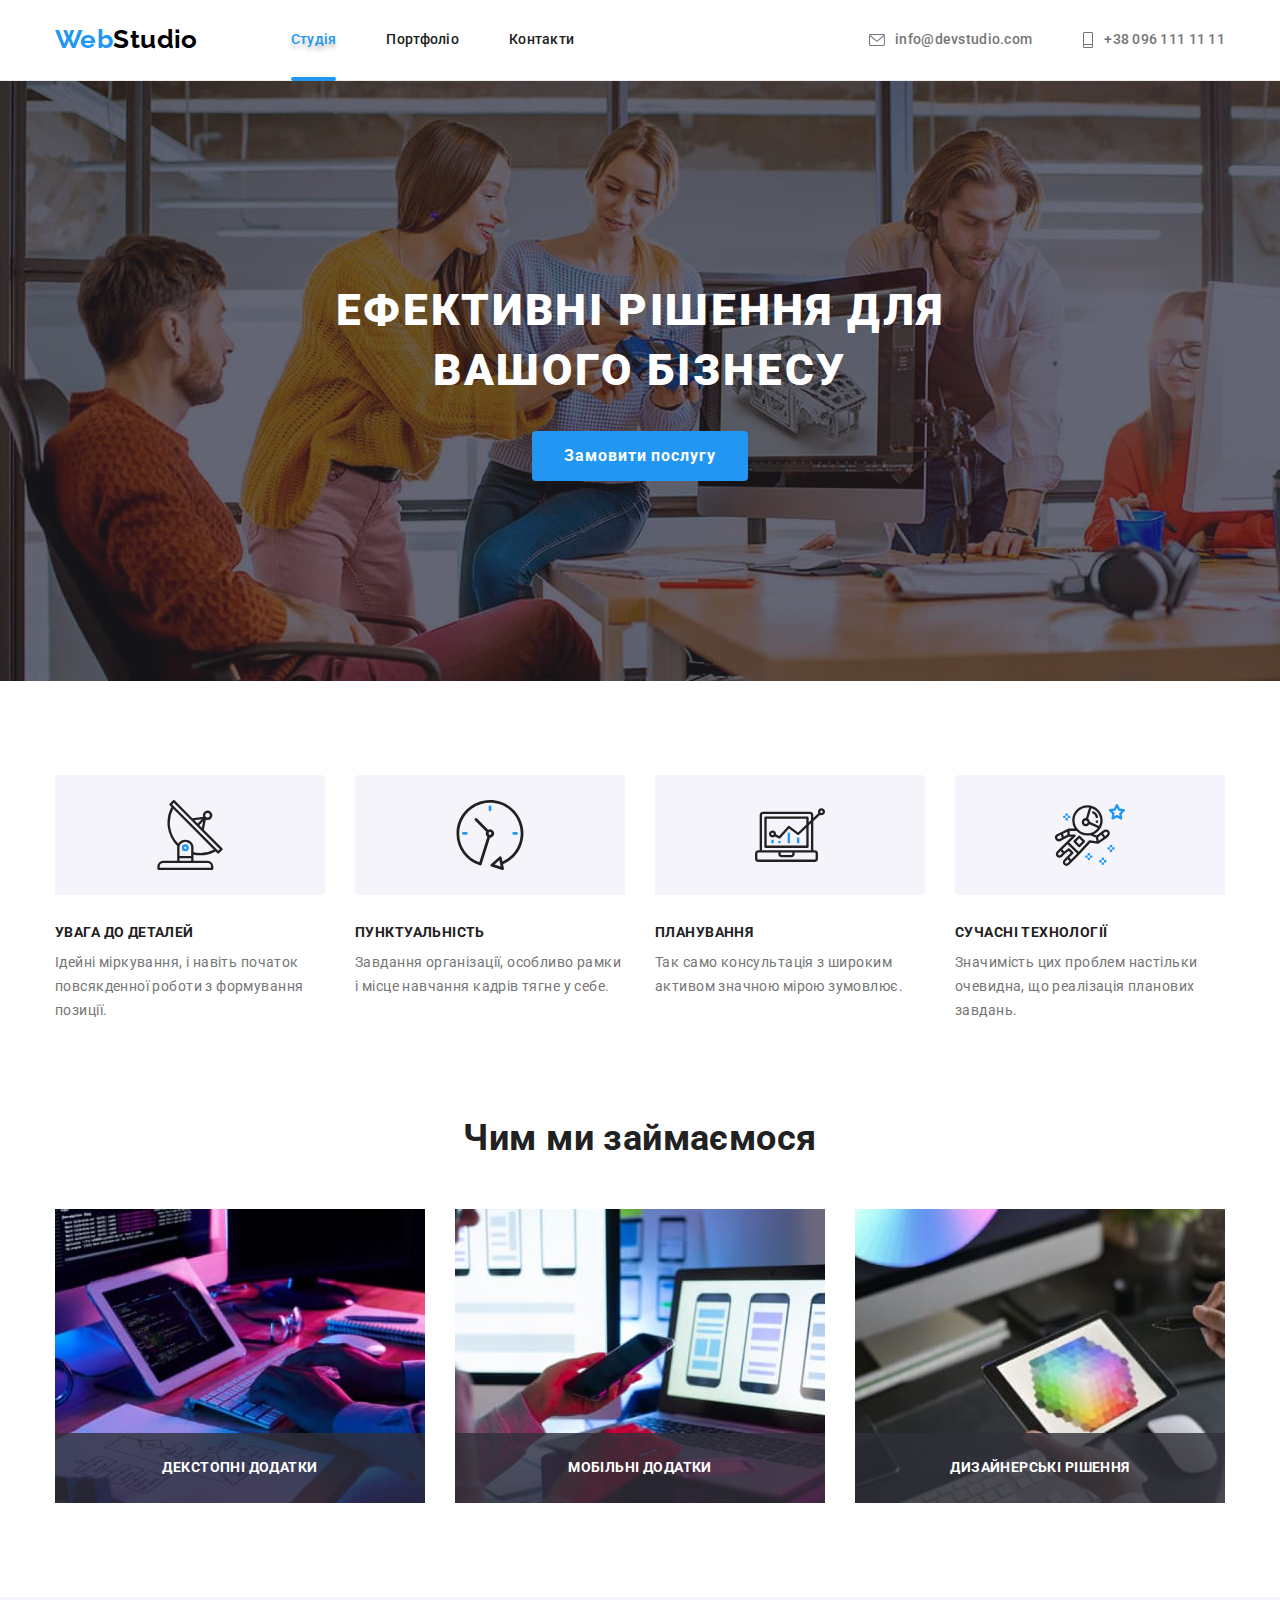
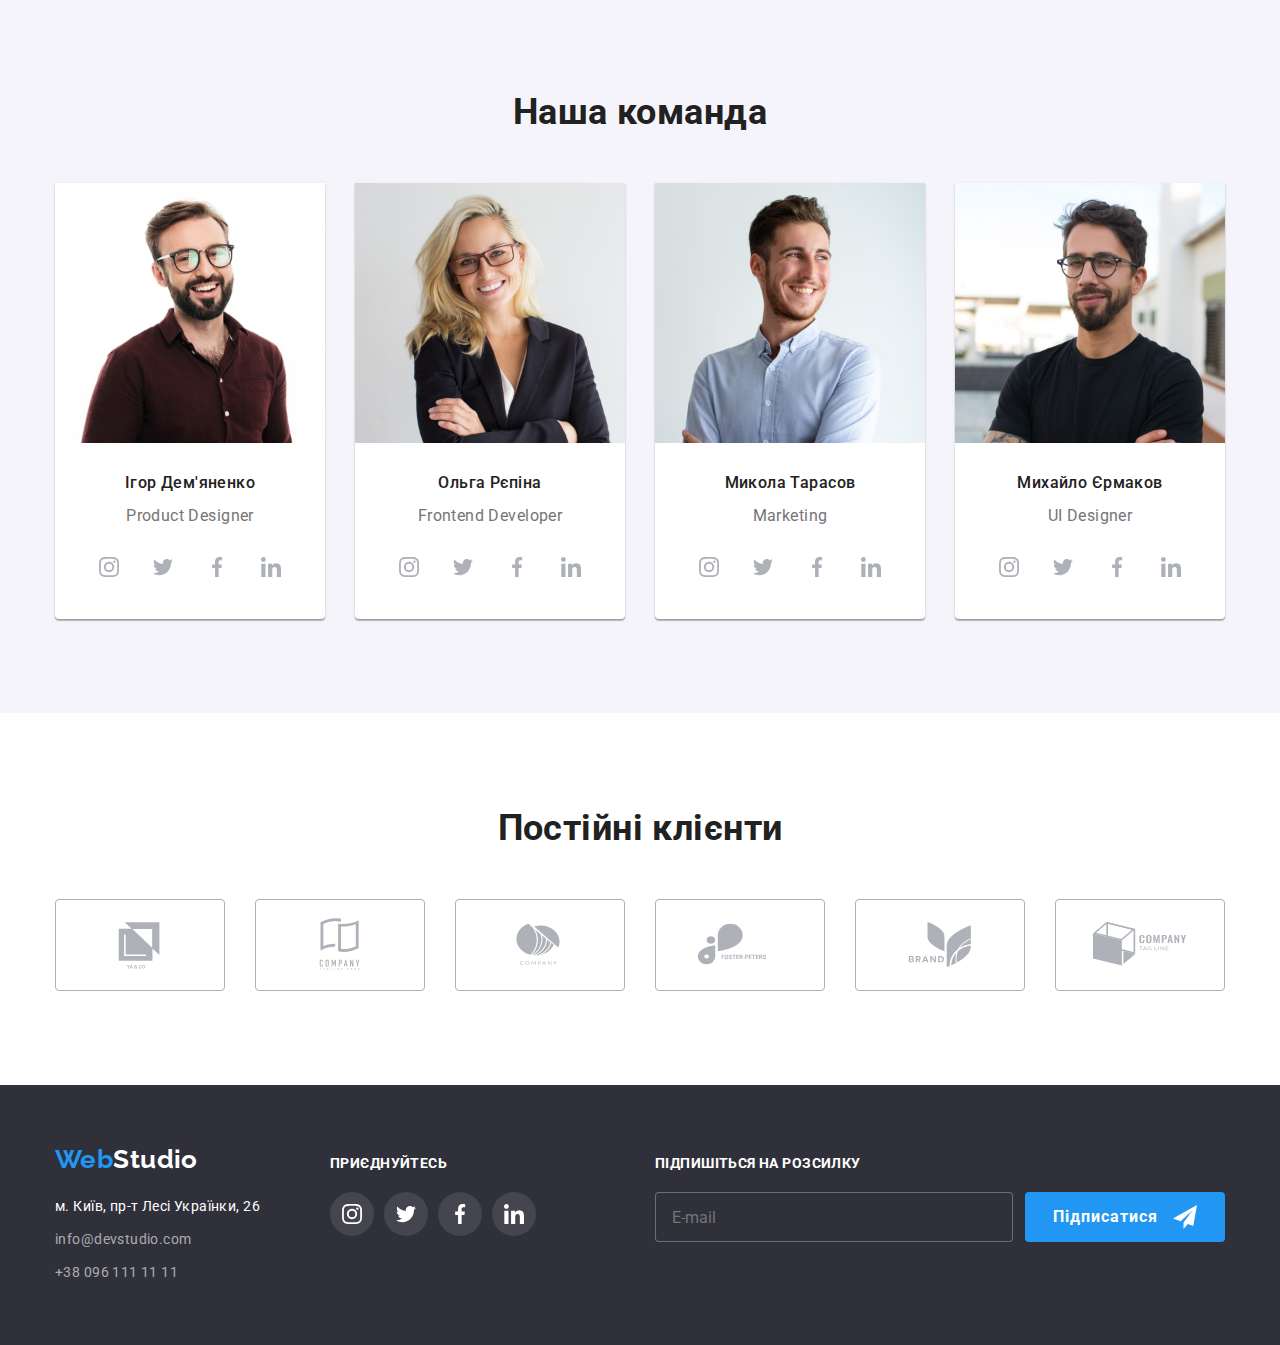
<file: index.html>
<!DOCTYPE html>
<html lang="uk">
<head>
    <meta charset="UTF-8">
    <meta http-equiv="X-UA-Compatible" content="IE=edge">
    <meta name="viewport" content="width=device-width, initial-scale=1.0">
    <title>WebStudio</title>
    <link rel="preconnect" href="https://fonts.googleapis.com">
    <link rel="preconnect" href="https://fonts.gstatic.com" crossorigin>
    <link href="https://fonts.googleapis.com/css2?family=Raleway:wght@700&family=Roboto:wght@400;500;700;900&display=swap" rel="stylesheet">
    <link rel="stylesheet" href="https://cdn.jsdelivr.net/npm/modern-normalize@1.1.0/modern-normalize.min.css">
    <link rel="stylesheet" href="./css/main.min.css">
</head>
<body>
    <header class="page-header">
        <div class="container header">
            <a class="logo link" href="./index.html">Web<span class="logo__header--accent">Studio</span></a>
            <nav class="menu">
                <ul class="list menu__list">
                    <li class="menu__item"><a class="menu__link  link menu__link--current" href="./index.html">Студія</a></li>
                    <li class="menu__item"><a class="menu__link  link" href="./portfolio.html">Портфоліо</a></li>          
                    <li class="menu__item"><a class="menu__link  link" href="">Контакти</a></li>
                </ul>
            </nav>
            <ul class="list contact">
                <li class="contact__list"><a class="link contact__link" href="mailto:info@devstudio.com">
                    <svg class="contact__icon" aria-label="конверт" width="16" height="12">
                        <use href="./images/symbol-defs.svg#icon-envelope" ></use>
                    </svg>
                    info@devstudio.com</a>
                </li>
                <li class="contact__list"><a class="link contact__link" href="tel:+380961111111">
                    <svg class="contact__icon" aria-label="телефон" width="12" height="16">
                        <use href="./images/symbol-defs.svg#icon-Vector" ></use>
                    </svg>
                    +38 096 111 11 11</a>
                </li>
            </ul>
        </div>
    
    </header>

    <main>

        <section class="hero">
            <div class="container">
                <h1 class="hero__tittle">Ефективні рішення для вашого бізнесу</h1>
                <button class="hero__modal-btn" type="button" data-modal-open>Замовити послугу</button>
            </div>
        </section>
        <section class="features section">
            <div class="container">
                <h2 class="visually-hidden">Наші особливості</h2>
                <ul class="list features__list">
                    <li class="features__item">
                        <div class="feachers__image">
                        <svg aria-label="антена" class="feachers__icon" width="270" hight="120">
                            <use href="./images/symbol-defs.svg#icon-antenna"></use>
                        </svg>
                        </div>
                        <h3 class="features__tittle">Увага до деталей</h3>
                        <p class="features__subtittle">Ідейні міркування, i навіть початок повсякденної роботи з формування позиції.</p>
                    </li>
                    <li class="features__item">
                        <div class="feachers__image">
                        <svg aria-label="годинник" class="feachers__icon" width="270" hight="120">
                            <use href="./images/symbol-defs.svg#icon-clock"></use>
                        </svg>
                        </div>
                        <h3 class="features__tittle">Пунктуальність</h3>
                        <p class="features__subtittle">Завдання організації, особливо рамки i місце навчання кадрів тягне у себе.</p>
                    </li>
                    <li class="features__item">
                        <div class="feachers__image">
                            <svg aria-label="компютер" class="feachers__icon" width="270" hight="120">
                                <use href="./images/symbol-defs.svg#icon-diagram"></use>
                            </svg>
                            </div>
                        <h3 class="features__tittle">Планування</h3>
                        <p class="features__subtittle">Так само консультація з широким активом значною мірою зумовлює.</p>
                    </li>
                    <li class="features__item">
                        <div class="feachers__image">
                            <svg aria-label="астронавт" class="feachers__icon" width="270" hight="120">
                                <use href="./images/symbol-defs.svg#icon-astronaut"></use>
                            </svg>
                            </div>
                        <h3 class="features__tittle">Сучасні технології</h3>
                        <p class="features__subtittle">Значимість цих проблем настільки очевидна, що реалізація планових завдань.</p>
                    </li>
            
                </ul>
             </div>
        </section>
        <section class="business section">
            <div class="container">
                <h2 class="main-title">Чим ми займаємося</h2>
                <ul class="list business__list">
                    <li class="business__item"><img src="./images/img1.jpg" alt="write program" width="370" height="294">
                        <p class="business__subtittle">Декстопні додатки</p>
                    </li>
                    <li class="business__item"><img src="./images/img2.jpg" alt="write mobil program" width="370" height="294">
                        <p class="business__subtittle">Мобільні додатки</p>
                    </li>
                    <li class="business__item"><img src="./images/img3.jpg" alt="tape pictures" width="370" height="294">
                        <p class="business__subtittle">Дизайнерські рішення</p>
                    </li>
                </ul>
             </div>
        </section>
        <section class="team section">
            <div class="container">
                <h2 class="main-title">Наша команда</h2>
                <ul class="list team__list">
                    <li class="team__item">
                        <img src="./images/foto1.jpg" alt="Product Designer" width="270" height="260">
                        <div class="team__card">
                            <h3 class="team__name">Ігор Дем'яненко</h3>
                            <p class="team__proffession">Product Designer</p>
                            <ul class="social-list">
                                <li class="social-list__item list">
                                    <a href="" class="social-list__link">
                                        <svg aria-label="iконка інстаграм" class="social-list__icon" width="20" height="20">
                                            <use href="./images/symbol-defs.svg#icon-instagram"></use>
                                        </svg>
                                    </a>
                                </li>
                                <li class="social-list__item list">
                                    <a href="" class="social-list__link">
                                        <svg aria-label="iконка твіттер" class="social-list__icon" width="20" height="20">
                                            <use href="./images/symbol-defs.svg#icon-twitter"></use>
                                        </svg>
                                    </a>
                                </li>
                                <li class="social-list__item list">
                                    <a href="" class="social-list__link">
                                        <svg aria-label="iконка фейсбук" class="social-list__icon" width="20" height="20">
                                            <use href="./images/symbol-defs.svg#icon-facebook"></use>
                                        </svg>
                                    </a>
                                </li>
                                <li class="social-list__item list">
                                    <a href="" class="social-list__link">
                                        <svg aria-label="iконка лінкедін" class="social-list__icon" width="20" height="20">
                                            <use href="./images/symbol-defs.svg#icon-linkedin"></use>
                                        </svg>
                                    </a>
                                </li>
                            </ul>
                        </div>
                    </li>
                    <li class="team__item">
                        <img src="./images/foto2.jpg" alt="Frontend Developer" width="270" height="260">
                        <div class="team__card">
                            <h3 class="team__name">Ольга Рєпіна</h3>
                            <p class="team__proffession">Frontend Developer</p>
                            <ul class="social-list">
                                <li class="social-list__item list">
                                    <a href="" class="social-list__link">
                                        <svg aria-label="iконка інстаграм" class="social-list__icon" width="20" height="20">
                                            <use href="./images/symbol-defs.svg#icon-instagram"></use>
                                        </svg>
                                    </a>
                                   
                                </li>
                                <li class="social-list__item list">
                                    <a href="" class="social-list__link">
                                        <svg aria-label="iконка твіттер" class="social-list__icon" width="20" height="20">
                                            <use href="./images/symbol-defs.svg#icon-twitter"></use>
                                        </svg>
                                    </a>
                                    
                                </li>
                                <li class="social-list__item list">
                                    <a href="" class="social-list__link">
                                        <svg aria-label="iконка фейсбук" class="social-list__icon" width="20" height="20">
                                            <use href="./images/symbol-defs.svg#icon-facebook"></use>
                                        </svg>
                                    </a>
                                </li>
                                <li class="social-list__item list">
                                    <a href="" class="social-list__link">
                                        <svg aria-label="iконка лінкедін" class="social-list__icon" width="20" height="20">
                                            <use href="./images/symbol-defs.svg#icon-linkedin"></use>
                                        </svg>
                                    </a>
                                </li>
                            </ul>
                        </div>
                    </li>
                    <li class="team__item">
                        <img src="./images/foto3.jpg" alt="Marketing" width="270" height="260">
                        <div class="team__card">
                            <h3 class="team__name">Микола Тарасов</h3>
                            <p class="team__proffession">Marketing</p>
                            <ul class="social-list">
                                <li class="social-list__item list">
                                    <a href="" class="social-list__link">
                                        <svg aria-label="iконка інстаграм" class="social-list__icon" width="20" height="20">
                                            <use href="./images/symbol-defs.svg#icon-instagram"></use>
                                        </svg>
                                    </a>
                                </li>
                                <li class="social-list__item list">
                                    <a href="" class="social-list__link">
                                        <svg aria-label="iконка твіттер" class="social-list__icon" width="20" height="20">
                                            <use href="./images/symbol-defs.svg#icon-twitter"></use>
                                        </svg>
                                    </a>
                                </li>
                                <li class="social-list__item list">
                                    <a href="" class="social-list__link">
                                        <svg aria-label="iконка фейсбук" class="social-list__icon" width="20" height="20">
                                            <use href="./images/symbol-defs.svg#icon-facebook"></use>
                                        </svg>
                                    </a>
                                </li>
                                <li class="social-list__item list">
                                    <a href="" class="social-list__link">
                                        <svg aria-label="iконка лінкедін" class="social-list__icon" width="20" height="20">
                                            <use href="./images/symbol-defs.svg#icon-linkedin"></use>
                                        </svg>
                                    </a>
                                </li>
                            </ul>
                        </div>
                    </li>
                    <li class="team__item">
                        <img src="./images/foto4.jpg" alt="UI Designer" width="270" height="260">
                        <div class="team__card">
                            <h3 class="team__name">Михайло Єрмаков</h3>
                            <p class="team__proffession">UI Designer</p>
                            <ul class="social-list">
                                <li class="social-list__item list">
                                    <a href="" class="social-list__link">
                                        <svg aria-label="iконка інстаграм" class="social-list__icon" width="20" height="20">
                                            <use href="./images/symbol-defs.svg#icon-instagram"></use>
                                        </svg>
                                    </a>
                                </li>
                                <li class="social-list__item list">
                                    <a href="" class="social-list__link">
                                        <svg aria-label="iконка твіттер" class="social-list__icon" width="20" height="20">
                                            <use href="./images/symbol-defs.svg#icon-twitter"></use>
                                        </svg>
                                    </a>
                                </li>
                                <li class="social-list__item list">
                                    <a href="" class="social-list__link">
                                        <svg aria-label="iконка фейсбук" class="social-list__icon" width="20" height="20">
                                            <use href="./images/symbol-defs.svg#icon-facebook"></use>
                                        </svg>
                                    </a>
                                </li>
                                <li class="social-list__item list">
                                    <a href="" class="social-list__link">
                                        <svg aria-label="iконка лінкедін" class="social-list__icon" width="20" height="20">
                                            <use href="./images/symbol-defs.svg#icon-linkedin"></use>
                                        </svg>
                                    </a>
                                </li>
                            </ul>
                        </div>
                    </li>
                </ul>
            </div>

        </section>
        <section class="clients">
            <div class="container">
                <h2 class="main-title">Постійні клієнти</h2>
                <ul class="clients__list">
                    <li class="clients__items list">
                        <a href="" class="clients__link">
                            <svg aria-label="iконка компанії" class="clients__icon" width="106" height="60">
                                <use href="./images/symbol-defs.svg#icon-Logo1"></use>
                            </svg>
                        </a>
                    </li>
                    <li class="clients__items list">
                        <a href="" class="clients__link">
                            <svg aria-label="iконка компанії" class="clients__icon" width="106" height="60">
                                <use href="./images/symbol-defs.svg#icon-Logo2"></use>
                            </svg>
                        </a>
                    </li>
                    <li class="clients__items list">
                        <a href="" class="clients__link">
                            <svg aria-label="iконка компанії" class="clients__icon" width="106" height="60">
                                <use href="./images/symbol-defs.svg#icon-Logo3"></use>
                            </svg>
                        </a>
                    </li>
                    <li class="clients__items list">
                        <a href="" class="clients__link">
                            <svg aria-label="iконка компанії" class="clients__icon" width="106" height="60">
                                <use href="./images/symbol-defs.svg#icon-Logo4"></use>
                            </svg>
                        </a>
                    </li>
                    <li class="clients__items list">
                        <a href="" class="clients__link">
                            <svg aria-label="iконка компанії" class="clients__icon" width="106" height="60">
                                <use href="./images/symbol-defs.svg#icon-Logo5"></use>
                            </svg>
                        </a>
                    </li>
                    <li class="clients__items list">
                        <a href="" class="clients__link">
                            <svg aria-label="iконка компанії" class="clients__icon" width="106" height="60">
                                <use href="./images/symbol-defs.svg#icon-Logo6"></use>
                            </svg>
                        </a>
                    </li>
                </ul>
             </div>
        </section>

    </main>
    <footer class="footer">
        <div class="container footer__section">
            <div>
                <a class="logo link" href="./index.html">Web<span class="logo__footer--accent">Studio</span></a> 
                <address>
                    <ul class="list footer-contacts">
                        <li class="footer-contacts__item">
                            <a class="link footer-contact__link adress footer-contacts__adress" href="https://goo.gl/maps/4YE3UZRUdWoqffig9" target="_blank" rel="noopener noreferrer nofollow">м. Київ, пр-т Лесі Українки, 26</a> 
                        </li>
                        <li class="footer-contacts__item">
                            <a class="link footer-contact__link" href="mailto:info@devstudio.com">info@devstudio.com</a>
                        </li>
                        <li class="footer-contacts__item">
                            <a class="link footer-contact__link" href="tel:+380961111111">+38 096 111 11 11</a>
                        </li>
            
                    </ul>    
                </address>
            </div>
            <div class="footer__social-list">
                <h2 class="footer__tittle">приєднуйтесь</h2>
                <ul class="footer-social-list">
                    <li class="footer-social-list__item list">
                        <a href="" class="footer-social-list__link">
                            <svg aria-label="iконка інстаграм" class="footer-social-list__icon" width="20" height="20">
                                <use href="./images/symbol-defs.svg#icon-instagram"></use>
                            </svg>
                        </a>
                    </li>
                    <li class="footer-social-list__item list">
                        <a href="" class="footer-social-list__link">
                            <svg aria-label="iконка твіттер" class="footer-social-list__icon" width="20" height="20">
                                <use href="./images/symbol-defs.svg#icon-twitter"></use>
                            </svg>
                        </a>
                    </li>
                    <li class="footer-social-list__item list">
                        <a href="" class="footer-social-list__link">
                            <svg aria-label="iконка фейсбук" class="footer-social-list__icon" width="20" height="20">
                                <use href="./images/symbol-defs.svg#icon-facebook"></use>
                            </svg>
                        </a>
                    </li>
                    <li class="footer-social-list__item list">
                        <a href="" class="footer-social-list__link">
                            <svg aria-label="iконка лінкедін" class="footer-social-list__icon" width="20" height="20">
                                <use href="./images/symbol-defs.svg#icon-linkedin"></use>
                            </svg>
                        </a>
                    </li>
                </ul>
            </div>
            <div class="footer__form">
                <p class="footer__tittle">Підпишіться на розсилку</p> 
                <form class="footer-form" name="signup-form">
                    <label><input type="email" name="email" class="footer-form__input" placeholder="E-mail" required></label>
                   
                        <button type="submit" class="footer-form__button">Підписатися
                            <svg aria-label="іконка літака" class="footer-form__icon" width="24" height="24">
                            <use href="./images/symbol-defs.svg#icon-icon-send"></use>
                        </svg>
                    </button>
                    
                </form>  
            </div>
        </div>
        
    </footer>
    <div class="backdrop is-hidden" data-modal>
        <div class="modal">
          <button type="button" class="modal__close-btn" data-modal-close>
            <svg class="modal-close__icon" width="18" height="18">
              <use href="./images/symbol-defs.svg#icon-close"></use>
            </svg>
          </button>
            <form name="signup-form" class="modal-form">
                <b class="modal-form__title">Залиште свої дані, ми вам передзвонимо</b>
                <label class="modal-form__label">
                    <span class="modal-form__subtitle">Ім'я</span>
                    <span class="modal-form__field">
                        <input type="text" name="name" class="modal-form__input" required pattern="[a-zA-Zа-яА-ЯіІїЇ]+">
                        <svg width="18" height="18" class="modal-form__icon">
                            <use href="./images/symbol-defs.svg#icon-person-black"></use>
                        </svg>
                    </span>
                </label>
                <label class="modal-form__label">
                    <span class="modal-form__subtitle">Телефон</span> 
                    <span class="modal-form__field">
                        <input type="tel" name="tel" class="modal-form__input" required pattern="[0-9]{3}-[0-9]{3}-[0-9]{2}-[0-9]{2}" title="xxx-xxx-xx-xx">
                        <svg width="18" height="18"class="modal-form__icon">
                            <use href="./images/symbol-defs.svg#icon-phone-black"></use>
                        </svg>
                    </span>
                </label>
                <label class="modal-form__label">
                    <span class="modal-form__subtitle">Пошта</span>
                    <span class="modal-form__field">
                        <input type="email" name="email" class="modal-form__input" required>
                        <svg width="18" height="18"class="modal-form__icon">
                            <use href="./images/symbol-defs.svg#icon-email-black"></use>
                        </svg>
                    </span>
                </label>
                
                <label class="modal-form__textarea">
                    <span class="modal-form__subtitle">Коментар</span>
                    <textarea name="feedback" placeholder="Введіть текст" required class="modal-form__comment"></textarea>
                </label>
                <label class="checkbox">
                    <input type="checkbox" name="user-policy" class="checkbox__input visually-hidden">
                    <svg class="checkbox__field" width="16" height="15">
                        <use href="./images/symbol-defs.svg#icon-check" class="checkbox__icon"></use>
                    </svg>Погоджуюся з розсилкою та приймаю&nbsp;<a href="" class="checkbox__field--accent">Умови договору</a>
                </label>
                <button type="submit" class="modal-form__submit">Відправити</button>
            

            </form>
        </div>
      </div>
   <script src="./js/modal.js"></script>
</body>
</html>
</file>
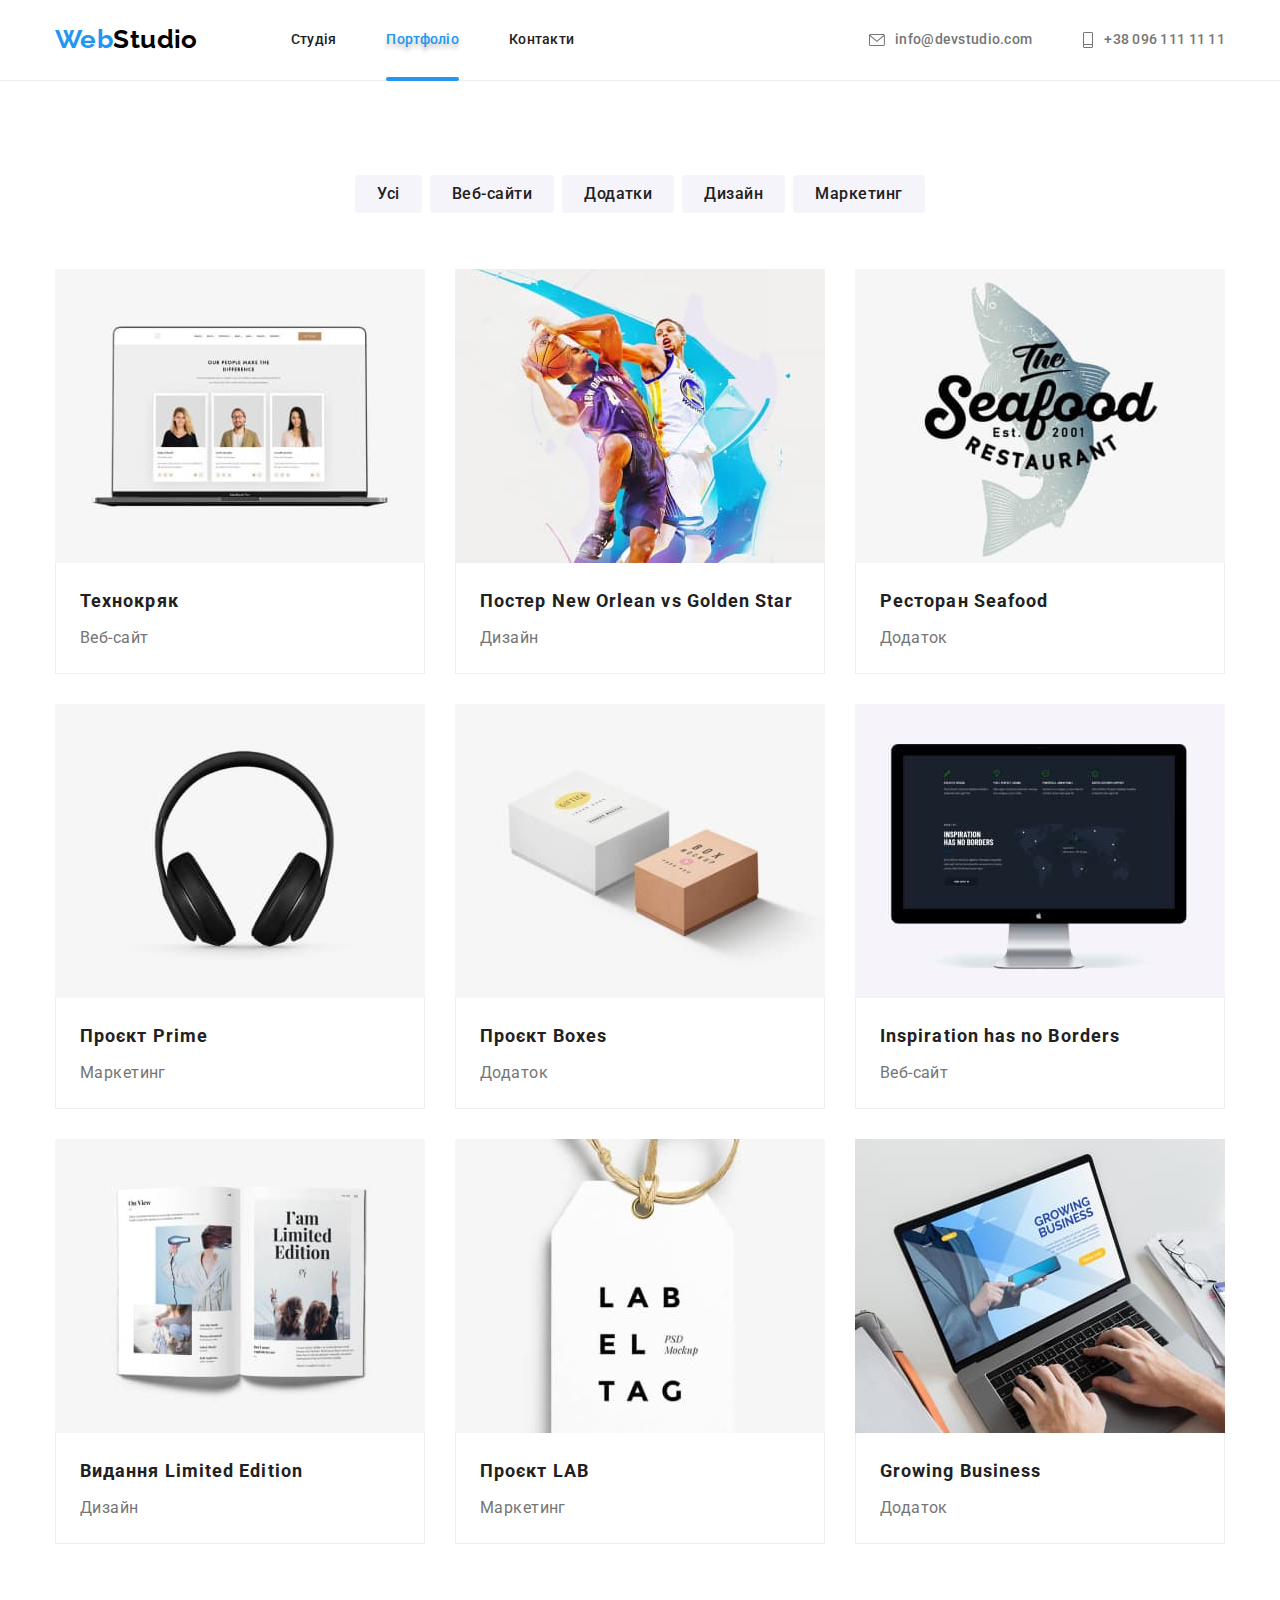
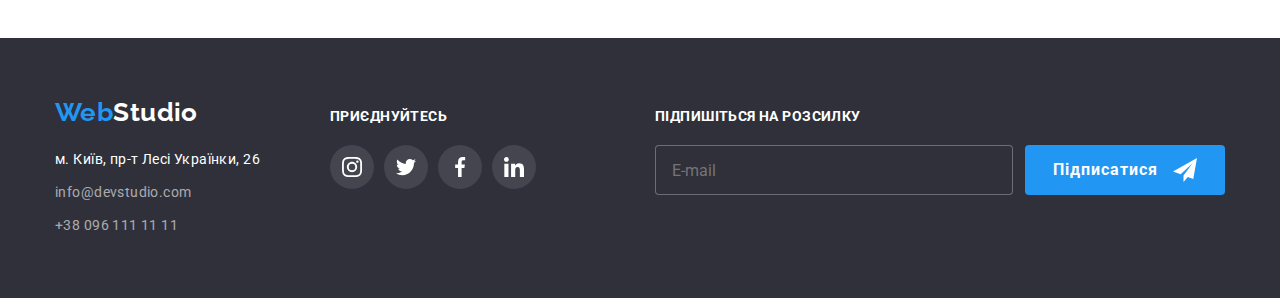
<file: portfolio.html>
<!DOCTYPE html>
<html lang="uk">
<head>
    <meta charset="UTF-8">
    <meta http-equiv="X-UA-Compatible" content="IE=edge">
    <meta name="viewport" content="width=device-width, initial-scale=1.0">
    <title>Portfolio</title>
    <link rel="preconnect" href="https://fonts.googleapis.com">
    <link rel="preconnect" href="https://fonts.gstatic.com" crossorigin>
    <link href="https://fonts.googleapis.com/css2?family=Raleway:wght@700&family=Roboto:wght@400;500;700;900&display=swap" rel="stylesheet">
    <link rel="stylesheet" href="https://cdn.jsdelivr.net/npm/modern-normalize@1.1.0/modern-normalize.min.css">
    <link rel="stylesheet" href="./css/main.min.css">
</head>
<body>
    <header class="page-header">
        <div class="container header">
            <a class="logo link" href="./index.html">Web<span class="logo__header--accent">Studio</span></a>
            <nav class="menu">
                <ul class="list menu__list">
                    <li class="menu__item"><a class="menu__link link" href="./index.html">Студія</a></li>
                    <li class="menu__item"><a class="menu__link link menu__link--current" href="./portfolio.html">Портфоліо</a></li>          
                    <li class="menu__item"><a class="menu__link link" href="">Контакти</a></li>
                </ul>
            </nav>
            <ul class="list contact">
                <li class="contact__list"><a class="link contact__link" href="mailto:info@devstudio.com">
                    <svg class="contact__icon" aria-label="конверт" width="16" height="12">
                        <use href="./images/symbol-defs.svg#icon-envelope" ></use>
                    </svg>
                    info@devstudio.com</a>
                </li>
                <li class="contact__list"><a class="link contact__link" href="tel:+380961111111">
                    <svg class="contact__icon" aria-label="телефон" width="12" height="16">
                        <use href="./images/symbol-defs.svg#icon-Vector" ></use>
                    </svg>
                    +38 096 111 11 11</a>
                </li>
            </ul>
        </div>
    
    </header>
    <main>
        <section class="section">
            <div class="container">
                <h1 class="visually-hidden">Наші проєкти</h1>
                <ul class="list project-container">
                    <li>
                        <button class="project-container__button" type="button">Усі</button>
                    </li>
                    <li>
                        <button class="project-container__button" type="button">Веб-сайти</button>
                    </li>
                    <li>
                        <button class="project-container__button" type="button">Додатки</button>
                    </li>
                    <li>
                        <button class="project-container__button" type="button">Дизайн</button>
                    </li>
                    <li>
                        <button class="project-container__button" type="button">Маркетинг</button>  
                    </li>
                </ul>

                <ul class="list project-cards">
                    <li class="project-cards__item">
                        <a class="link project-cards__link" href="" target="_blank"> 
                            <div class="project-cards__thumb">
                                <img src="./images/imgp1.jpg" alt="Веб-сайт" width="370" height="294">
                                <p class="project-cards__overlay">Ресурс пропонує комплексні пропозиції з різним рівнем функціоналу та сервісів. Все це дозволить відвідувачу отримати вичерпні відомості про компанію чи приватну особу.</p>
                            </div>
                            <div class="project-cards__border">
                                <h2 class="project-cards__title">Технокряк</h2>
                                <p class="project-cards__subtitle">Веб-сайт</p>
                            </div>
                        </a>
                    </li>
                    <li class="project-cards__item">
                        <a class="link project-cards__link" href="" target="_blank"> 
                            <div class="project-cards__thumb">
                                <img src="./images/imgp2.jpg" alt="Дизайн" width="370" height="294" >
                                <p class="project-cards__overlay">Ресурс пропонує комплексні пропозиції з різним рівнем функціоналу та сервісів. Все це дозволить відвідувачу отримати вичерпні відомості про компанію чи приватну особу.</p>
                            </div>
                            <div class="project-cards__border">
                                <h2 class="project-cards__title">Постер New Orlean vs Golden Star</h2>
                                <p class="project-cards__subtitle">Дизайн</p>
                            </div>
                        </a>
                    </li>
                    <li class="project-cards__item">  
                        <a class="link project-cards__link" href="" target="_blank"> 
                            <div class="project-cards__thumb">
                                <img src="./images/imgp3.jpg" alt="Додаток" width="370" height="294" >
                                <p class="project-cards__overlay">Ресурс пропонує комплексні пропозиції з різним рівнем функціоналу та сервісів. Все це дозволить відвідувачу отримати вичерпні відомості про компанію чи приватну особу.</p>
                            </div>
                            <div class="project-cards__border">
                                <h2 class="project-cards__title">Ресторан Seafood</h2>
                                <p class="project-cards__subtitle">Додаток</p>
                            </div>
                        </a>
                    </li>
                    <li class="project-cards__item">
                        <a class="link project-cards__link" href="" target="_blank"> 
                            <div class="project-cards__thumb">
                                <img src="./images/imgp4.jpg" alt="Маркетинг" width="370" height="294">
                                <p class="project-cards__overlay">Ресурс пропонує комплексні пропозиції з різним рівнем функціоналу та сервісів. Все це дозволить відвідувачу отримати вичерпні відомості про компанію чи приватну особу.</p>
                            </div>
                            <div class="project-cards__border">
                                <h2 class="project-cards__title">Проєкт Prime</h2>
                                <p class="project-cards__subtitle">Маркетинг</p>
                            </div>
                        </a>
                    </li>
                    <li class="project-cards__item">
                        <a class="link project-cards__link" href="" target="_blank">
                            <div class="project-cards__thumb">
                                <img src="./images/imgp5.jpg" alt="Додаток" width="370" height="294">
                                <p class="project-cards__overlay">Ресурс пропонує комплексні пропозиції з різним рівнем функціоналу та сервісів. Все це дозволить відвідувачу отримати вичерпні відомості про компанію чи приватну особу.</p>
                            </div>
                            <div class="project-cards__border">
                                <h2 class="project-cards__title">Проєкт Boxes</h2>
                                <p class="project-cards__subtitle">Додаток</p>
                            </div>
                        </a>
                    </li>
                    <li class="project-cards__item"> 
                        <a class="link project-cards__link" href="" target="_blank"> 
                            <div class="project-cards__thumb">
                                <img src="./images/imgp6.jpg" alt="Веб-сайт" width="370" height="294">
                                <p class="project-cards__overlay">Ресурс пропонує комплексні пропозиції з різним рівнем функціоналу та сервісів. Все це дозволить відвідувачу отримати вичерпні відомості про компанію чи приватну особу.</p>
                            </div>
                            <div class="project-cards__border">
                                <h2 class="project-cards__title">Inspiration has no Borders</h2>
                                <p class="project-cards__subtitle">Веб-сайт</p>
                            </div>
                        </a>
                    </li>
                    <li class="project-cards__item">
                        <a class="link project-cards__link" href="" target="_blank">
                            <div class="project-cards__thumb">
                                <img src="./images/imgp7.jpg" alt="Дизайн" width="370" height="294">
                                <p class="project-cards__overlay">Ресурс пропонує комплексні пропозиції з різним рівнем функціоналу та сервісів. Все це дозволить відвідувачу отримати вичерпні відомості про компанію чи приватну особу.</p>
                            </div>
                            <div class="project-cards__border">
                                <h2 class="project-cards__title">Видання Limited Edition</h2>
                                <p class="project-cards__subtitle">Дизайн</p>
                            </div>
                        </a> 
                    </li>
                    <li class="project-cards__item">
                        <a class="link project-cards__link" href="" target="_blank">
                            <div class="project-cards__thumb">
                                <img src="./images/imgp8.jpg" alt="Маркетинг" width="370" height="294">
                                <p class="project-cards__overlay">Ресурс пропонує комплексні пропозиції з різним рівнем функціоналу та сервісів. Все це дозволить відвідувачу отримати вичерпні відомості про компанію чи приватну особу.</p>
                            </div>
                            <div class="project-cards__border">
                                <h2 class="project-cards__title">Проєкт LAB</h2>
                                <p class="project-cards__subtitle">Маркетинг</p>
                            </div>
                        </a>
                    </li>
                    <li class="project-cards__item">
                        <a class="link project-cards__link" href="" target="_blank"> 
                            <div class="project-cards__thumb">
                                <img src="./images/imgp9.jpg" alt="Додаток" width="370" height="294">
                                <p class="project-cards__overlay">Ресурс пропонує комплексні пропозиції з різним рівнем функціоналу та сервісів. Все це дозволить відвідувачу отримати вичерпні відомості про компанію чи приватну особу.</p>
                            </div>
                            <div class="project-cards__border">
                                <h2 class="project-cards__title">Growing Business</h2>
                                <p class="project-cards__subtitle">Додаток</p>
                            </div>
                        </a>
                    </li>
                </ul>
            </div>
        </section>
    </main>
    <footer class="footer">
        <div class="container footer__section">
            <div>
                <a class="logo link" href="./index.html">Web<span class="logo__footer--accent">Studio</span></a> 
                <address>
                    <ul class="list footer-contacts">
                        <li class="footer-contacts__item">
                            <a class="link footer-contact__link adress footer-contacts__adress" href="https://goo.gl/maps/4YE3UZRUdWoqffig9" target="_blank" rel="noopener noreferrer nofollow">м. Київ, пр-т Лесі Українки, 26</a> 
                        </li>
                        <li class="footer-contacts__item">
                            <a class="link footer-contact__link" href="mailto:info@devstudio.com">info@devstudio.com</a>
                        </li>
                        <li class="footer-contacts__item">
                            <a class="link footer-contact__link" href="tel:+380961111111">+38 096 111 11 11</a>
                        </li>
            
                    </ul>    
                </address>
            </div>
            <div class="footer__social-list">
                <h2 class="footer__tittle">ПРИЄДНУЙТЕСЬ</h2>
                <ul class="footer-social-list">
                    <li class="footer-social-list__item list">
                        <a href="" class="footer-social-list__link">
                            <svg aria-label="iконка інстаграм" class="footer-social-list__icon" width="20" height="20">
                                <use href="./images/symbol-defs.svg#icon-instagram"></use>
                            </svg>
                        </a>
                    </li>
                    <li class="footer-social-list__item list">
                        <a href="" class="footer-social-list__link">
                            <svg aria-label="iконка твіттер" class="footer-social-list__icon" width="20" height="20">
                                <use href="./images/symbol-defs.svg#icon-twitter"></use>
                            </svg>
                        </a>
                    </li>
                    <li class="footer-social-list__item list">
                        <a href="" class="footer-social-list__link">
                            <svg aria-label="iконка фейсбук" class="footer-social-list__icon" width="20" height="20">
                                <use href="./images/symbol-defs.svg#icon-facebook"></use>
                            </svg>
                        </a>
                    </li>
                    <li class="footer-social-list__item list">
                        <a href="" class="footer-social-list__link">
                            <svg aria-label="iконка лінкедін" class="footer-social-list__icon" width="20" height="20">
                                <use href="./images/symbol-defs.svg#icon-linkedin"></use>
                            </svg>
                        </a>
                    </li>
                </ul>
            </div>
            <div class="footer__form">
                <p class="footer__tittle">Підпишіться на розсилку</p> 
                <form class="footer-form" name="signup-form">
                    <label><input type="email" name="email" class="footer-form__input" placeholder="E-mail" required></label>
                   
                        <button type="submit" class="footer-form__button">Підписатися
                            <svg aria-label="іконка літака" class="footer-form__icon" width="24" height="24">
                            <use href="./images/symbol-defs.svg#icon-icon-send"></use>
                        </svg>
                    </button>
                    
                </form>  
            </div>
        </div>


    </footer>


    
</body>
</html>
</file>
<file: css/main.min.css>
:root{--primery-text-color: #212121;--secondery-text-color: #757575;--accent-color: #2196F3;--background-footer-color: #2F303A;--background-team-color: #F5F4FA;--main-letter-color: #FFFFFF;--logo-color: #000000;--letter-color: rgba(255, 255, 255, 0.6);--background-btn-color: #188CE8;--primary-font: "Roboto", sans-serif;--secondary-font:"Raleway", sans-serif;--icon-color: #AFB1B8}.visually-hidden{position:absolute;white-space:nowrap;width:1px;height:1px;overflow:hidden;border:0;padding:0;clip:rect(0 0 0 0);clip-path:inset(50%);margin:-1px}.footer-social-list__link,.clients__link,.clients__list,.social-list__link,.business__subtittle,.feachers__image,.contact__link,.modal__close-btn{display:flex;align-items:center;justify-content:center}body{color:var(--primery-text-color);background-color:var(--main-letter-color);font-family:var(--primary-font);font-size:14px;letter-spacing:.03em}h1,h2,h3,p{margin-top:0;margin-bottom:0}ul,ol{margin-top:0;margin-bottom:0;padding-left:0;padding-inline-start:0}.list{list-style:none}.link{text-decoration:none}img{display:block;max-width:100%;height:auto}address{font-style:normal;margin-top:20px}button{cursor:pointer;display:block;margin:0 auto;border:none;border-radius:4px}section{padding-top:94px;padding-bottom:94px}.business{padding-top:0}.container{width:1200px;margin-left:auto;margin-right:auto;padding-left:15px;padding-right:15px}.logo{color:var(--accent-color);font-family:var(--secondary-font);font-weight:700;font-size:26px;line-height:1.14}.logo__header--accent{color:var(--logo-color)}.logo__footer--accent{color:var(--main-letter-color)}.main-title{text-align:center;margin-bottom:50px;font-weight:700;font-size:36px;line-height:1.17}.backdrop{position:fixed;top:0;left:0;width:100%;height:100%;z-index:100;background-color:rgba(0,0,0,.2);transition:opacity 250ms cubic-bezier(0.4, 0, 0.2, 1),visibility 250ms cubic-bezier(0.4, 0, 0.2, 1)}.is-hidden{opacity:0;visibility:hidden;pointer-events:none}.modal{position:absolute;top:50%;left:50%;transform:translate(-50%, -50%);width:528px;height:578px;padding:40px;background-color:#fff;border-radius:4px;box-shadow:0px 4px rgba(0,0,0,.25)}.modal__close-btn{position:absolute;top:8px;right:8px;width:30px;height:30px;border-radius:50%;background-color:var(--main-letter-color);border:1px solid rgba(33,33,33,.2);padding:0;transition:fill 250ms cubic-bezier(0.4, 0, 0.2, 1)}.modal__close-btn:focus,.modal__close-btn:hover{fill:var(--accent-color)}.modal-form{display:flex;flex-direction:column}.modal-form__label{margin-bottom:10px}.modal-form__title{font-size:20px;line-height:1.15;font-weight:700;margin-bottom:12px;text-align:center}.modal-form__field{position:relative;display:block}.modal-form__input{width:100%;height:40px;border-radius:4px;border:1px solid rgba(33,33,33,.2);padding-left:42px;transition:border-color 250ms cubic-bezier(0.4, 0, 0.2, 1)}.modal-form__input:focus{border-color:var(--accent-color);outline:none}.modal-form__subtitle{display:block;font-size:12px;line-height:1.16;letter-spacing:.01em;color:var(--secondery-text-color);margin-bottom:4px}.modal-form__icon{position:absolute;top:50%;left:12px;transform:translateY(-50%);transition:fill 250ms cubic-bezier(0.4, 0, 0.2, 1)}.modal-form__input:focus+.modal-form__icon{fill:var(--accent-color)}.modal-form__comment{width:100%;height:120px;resize:none;border-radius:4px;border:1px solid rgba(33,33,33,.2);padding:12px 16px;transition:border-color 250ms cubic-bezier(0.4, 0, 0.2, 1)}.modal-form__comment:focus{outline:none;border-color:var(--accent-color)}.modal-form__comment::placeholder{font-size:12px;line-height:1.16;letter-spacing:.01em;color:rgba(117,117,117,.5)}.modal-form__textarea{margin-bottom:20px}.checkbox__field{border:2px solid var(--primery-text-color);border-radius:2px;cursor:pointer;margin-right:7px}.checkbox__input:checked+.checkbox__field{background-color:var(--accent-color);border:2px solid var(--accent-color)}.checkbox__icon{display:none}.checkbox__input:checked+.checkbox__field .checkbox__icon{display:block}.checkbox{display:flex;align-items:center;margin-bottom:30px;font-weight:400;line-height:1.71;color:var(--secondery-text-color);margin-left:12px}.checkbox__field--accent{color:var(--accent-color)}.modal-form__submit{padding:10px 52px;border-radius:4px;font-family:inherit;font-weight:700;font-size:16px;line-height:1.9;letter-spacing:.06em;color:var(--main-letter-color);background-color:var(--accent-color);transition:background-color 250ms cubic-bezier(0.4, 0, 0.2, 1)}.modal-form__submit:hover,.modal-form__submit:focus{background-color:var(--background-btn-color)}.page-header{border-bottom:1px solid #ececec}.header{display:flex;align-items:center;height:80px}.menu__list{display:flex;gap:50px;margin-left:93px}.contact{display:flex;gap:50px;margin-left:auto}.menu__link{position:relative;font-style:500;font-weight:500;line-height:1.14;letter-spacing:.02em;color:var(--primery-text-color);display:block;padding-top:32px;padding-bottom:32px;transition:color 250ms cubic-bezier(0.4, 0, 0.2, 1)}.menu__link:hover,.menu__link:focus{color:var(--accent-color)}.contact__link{font-weight:500;line-height:1.14;letter-spacing:.02em;color:var(--secondery-text-color);padding:32px 0;transition:color 250ms cubic-bezier(0.4, 0, 0.2, 1);height:inherit;gap:10px;fill:currentColor;transition:fill 250ms cubic-bezier(0.4, 0, 0.2, 1)}.contact__link:hover,.contact__link:focus{color:var(--accent-color)}.menu__link--current{color:var(--accent-color);text-shadow:0px 4px 4px rgba(0,0,0,.25)}.menu__link--current::after{position:absolute;left:0;bottom:-1px;content:"";display:block;width:100%;height:4px;border-radius:2px;background-color:var(--accent-color)}.contact__list{height:80px}.contact__link:hover .contact__icon,.contact__link:focus .contact__icon{fill:var(--accent-color)}.hero{background-color:var(--background-footer-color);text-align:center;height:600px;max-width:1600px;margin:auto;padding:200px 0;background-image:linear-gradient(rgba(47, 48, 58, 0.4), rgba(47, 48, 58, 0.4)),url(../images/main.jpg);background-size:cover;background-repeat:no-repeat}.hero__tittle{width:696px;margin:0 auto;font-weight:900;font-size:44px;line-height:1.36;letter-spacing:.06em;color:var(--main-letter-color);text-transform:uppercase}.hero__modal-btn{margin-top:30px;padding:10px 32px;border-radius:4px;font-family:inherit;font-weight:700;font-size:16px;line-height:1.9;letter-spacing:.06em;color:var(--main-letter-color);background-color:var(--accent-color);transition:background-color 250ms cubic-bezier(0.4, 0, 0.2, 1)}.hero__modal-btn:hover,.hero__modal-btn:focus{background-color:var(--background-btn-color)}.features__item{flex-basis:calc((100% - 90px)/4)}.features__tittle{font-weight:700;font-size:14px;line-height:1.14;text-transform:uppercase;margin-top:30px}.features__subtittle{line-height:1.71;color:var(--secondery-text-color);margin-top:10px;text-align:left}.feachers__icon{height:70px;width:70px}.feachers__image{height:120px;background-color:var(--background-team-color);border-radius:4px}.features__list{display:flex;gap:30px}.business__item{flex-basis:calc((100% - 60px)/3);position:relative}.business__list{display:flex;gap:30px}.business__subtittle{position:absolute;left:0;bottom:0;width:100%;height:70px;font-weight:700;line-height:1.14;text-transform:uppercase;color:var(--main-letter-color);background-color:rgba(47,48,58,.8)}.team{background-color:var(--background-team-color)}.team__item{flex-basis:calc((100% - 90px)/4);background:#fff;box-shadow:0px 1px 3px rgba(0,0,0,.12),0px 1px 1px rgba(0,0,0,.14),0px 2px 1px rgba(0,0,0,.2);border-radius:0px 0px 4px 4px}.team__proffession{line-height:1.71;color:var(--secondery-text-color);font-size:16px;margin-top:10px;text-align:center}.team__card{padding:30px 0;text-align:center}.team__list{display:flex;gap:30px}.team__name{font-weight:500;font-size:16px;line-height:1.19;text-align:center}.social-list{display:flex;justify-content:center;gap:10px;margin-top:16px}.social-list__item{width:44px;height:44px}.social-list__link{height:inherit;border-radius:50%;background-color:var(--main-letter-color);color:var(--icon-color);transition:background-color 250ms cubic-bezier(0.4, 0, 0.2, 1),color 250ms cubic-bezier(0.4, 0, 0.2, 1)}.social-list__link:hover,.social-list__link:focus{background-color:var(--accent-color);color:var(--main-letter-color)}.social-list__icon{fill:currentColor}.clients__list{gap:30px}.clients__icon{fill:currentColor}.clients__link{width:170px;height:92px;color:var(--icon-color);border:1px solid var(--icon-color);border-radius:4px;transition:color 250ms cubic-bezier(0.4, 0, 0.2, 1),border 250ms cubic-bezier(0.4, 0, 0.2, 1)}.clients__link:hover,.clients__link:focus{border:1px solid var(--accent-color);color:var(--accent-color)}.footer{background-color:var(--background-footer-color);padding-top:60px;padding-bottom:60px}.footer-contacts__item{margin-top:9px}.footer-contacts__item:first-child{margin-top:0px}.footer-contacts{line-height:1.71}.footer-contact__link{color:var(--letter-color);line-height:1.71;transition:color 250ms cubic-bezier(0.4, 0, 0.2, 1)}.footer-contact__link:hover,.footer-contact__link:focus{color:var(--accent-color)}.footer-contacts__adress{color:var(--main-letter-color)}.footer__tittle{font-weight:700;font-size:14px;line-height:1.14;text-align:left;text-transform:uppercase;color:var(--main-letter-color)}.footer-social-list{display:flex;justify-content:center;gap:10px}.footer-social-list__item{width:44px;height:44px}.footer-social-list__link{height:inherit;border-radius:50%;background-color:rgba(255,255,255,.1);color:var(--main-letter-color);transition:background-color 250ms cubic-bezier(0.4, 0, 0.2, 1)}.footer-social-list__link:hover,.footer-social-list__link:focus{background-color:var(--accent-color)}.footer-social-list__icon{fill:currentColor}.footer-social-list{margin-top:20px}.footer__section{display:flex;align-items:baseline}.footer__social-list{margin-left:70px}.footer__form{margin-left:auto}.footer-form{display:flex;gap:12px;margin-top:20px}.footer-form__button{position:relative;display:block;width:200px;height:50px;background-color:var(--accent-color);color:var(--main-letter-color);padding-left:28px;font-weight:700;font-size:16px;letter-spacing:.06em;text-align:left;transition:background-color 250ms cubic-bezier(0.4, 0, 0.2, 1)}.footer-form__button:hover,.footer-form__button:focus{background-color:var(--background-btn-color)}.footer-form__input{width:358px;height:50px;padding-left:16px;border:1px solid rgba(255,255,255,.3);border-radius:4px;background-color:var(--background-footer-color);color:rgba(255,255,255,.6);font-weight:400;font-size:16px}.footer-form__icon{position:absolute;top:13px;left:148px}.project-container__button{padding:6px 22px;font-family:inherit;font-weight:500;font-size:16px;line-height:1.63;letter-spacing:.03em;background-color:var(--background-team-color);color:var(--primery-text-color);transition:background-color 250ms cubic-bezier(0.4, 0, 0.2, 1),color 250ms cubic-bezier(0.4, 0, 0.2, 1),box-shadow 250ms cubic-bezier(0.4, 0, 0.2, 1)}.project-container__button:hover,.project-container__button:focus{background-color:var(--accent-color);color:var(--main-letter-color);box-shadow:0px 3px 1px rgba(0,0,0,.1),0px 1px 2px rgba(0,0,0,.8),0px 2px 2px rgba(0,0,0,.12)}.project-container{display:flex;gap:8px;justify-content:center;margin-bottom:56px}.project-cards{display:flex;gap:30px;flex-wrap:wrap}.project-cards__title{margin-bottom:4px;font-weight:700;font-size:18px;line-height:2;letter-spacing:.06em;color:var(--primery-text-color)}.project-cards__border{border:1px solid #eee;border-top:none;padding:20px 24px}.project-cards__item{flex-basis:calc((100% - 60px)/3)}.project-cards__subtitle{line-height:1.88;color:var(--secondery-text-color);font-size:16px}.project-cards__link{display:block;transition:box-shadow 250ms cubic-bezier(0.4, 0, 0.2, 1)}.project-cards__link:hover,.project-cards__link:focus{box-shadow:0px 1px 1px rgba(0,0,0,.12),0px 4px 4px rgba(0,0,0,.6),1px 4px 6px rgba(0,0,0,.16)}.project-cards__thumb{position:relative;overflow:hidden}.project-cards__overlay{position:absolute;top:0;left:0;width:100%;height:100%;padding:63px 24px;background-color:rgba(33,150,243,.9);color:var(--main-letter-color);font-weight:400;font-size:18px;line-height:1.55;overflow:auto;transform:translateY(100%);transition:transform 250ms cubic-bezier(0.4, 0, 0.2, 1)}.project-cards__link:hover .project-cards__overlay,.project-cards__link:focus .project-cards__overlay{transform:translateY(0%)}/*# sourceMappingURL=main.min.css.map */
</file>
